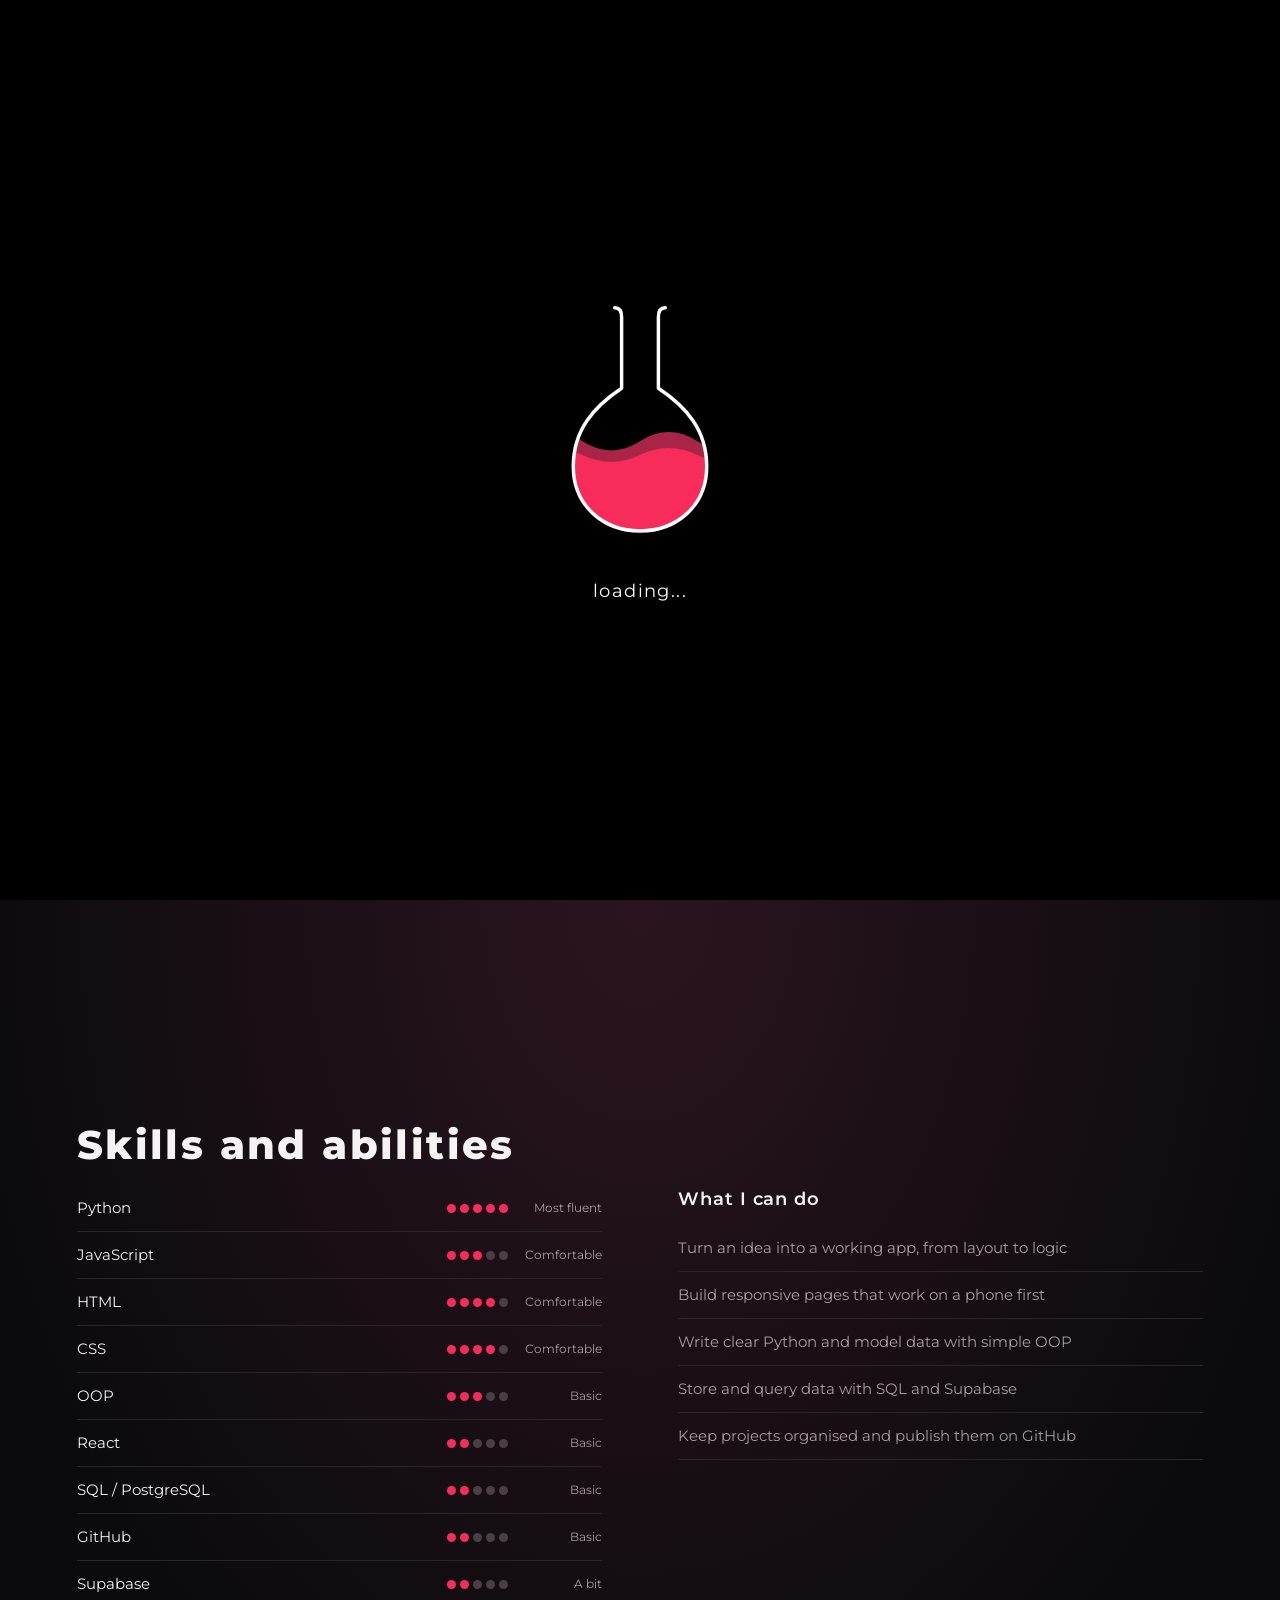
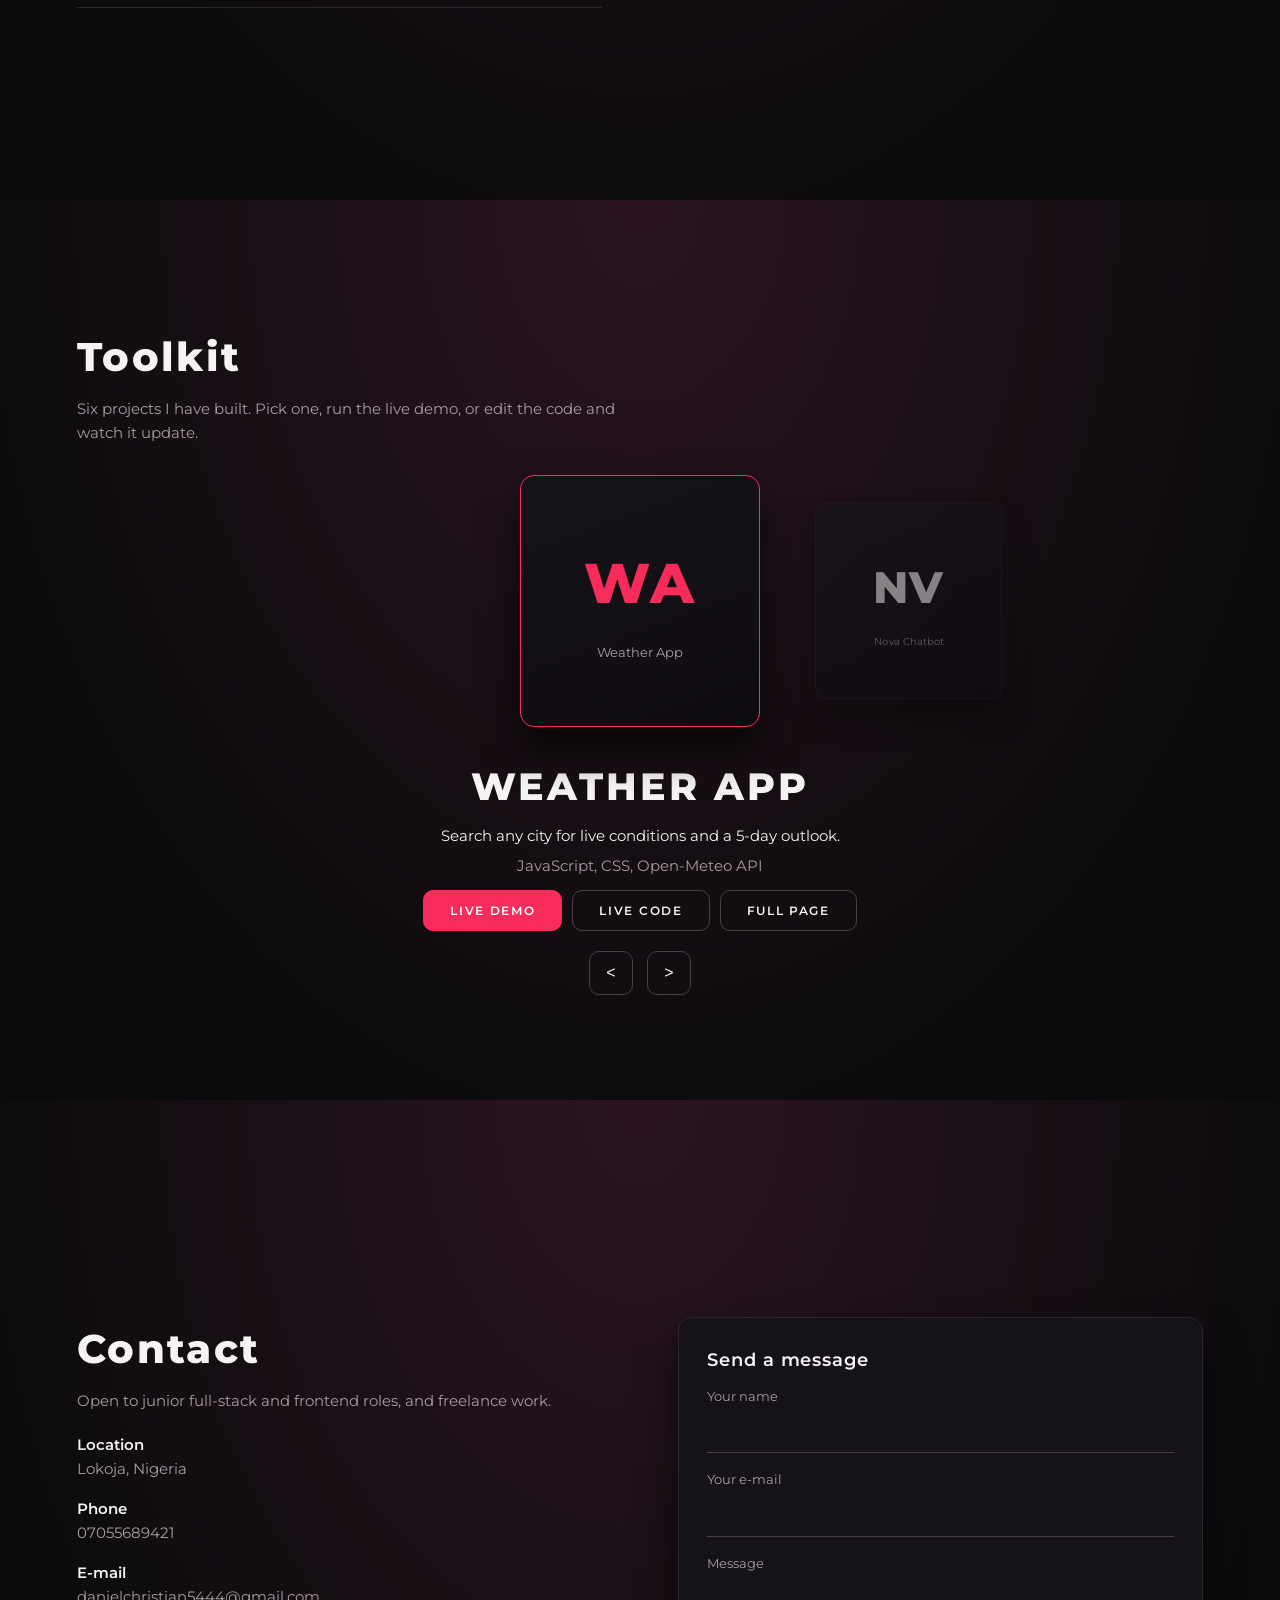
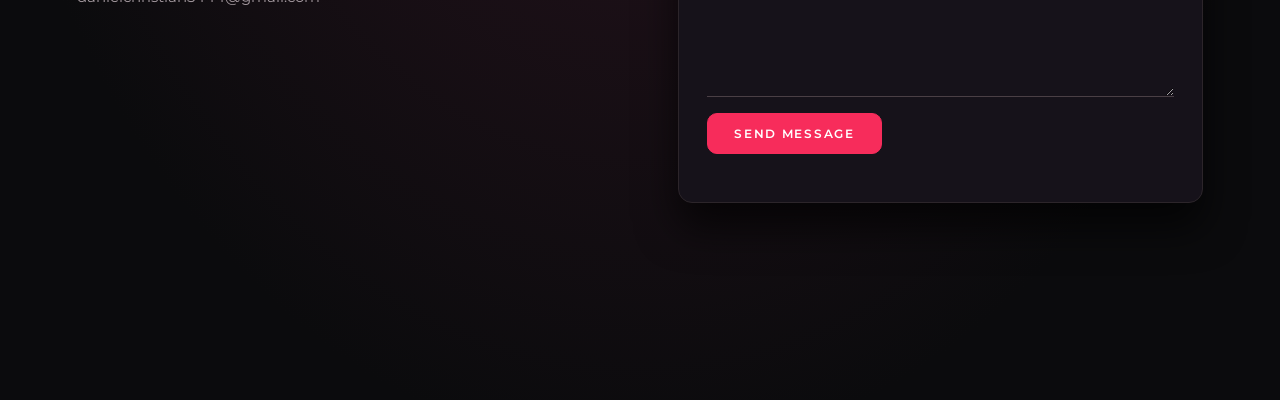
<file: index.html>
<!DOCTYPE html><html lang="en" data-theme="dark"><head><meta charset="utf-8"><meta name="viewport" content="width=device-width,initial-scale=1,viewport-fit=cover">
<title>Loki | Portfolio</title><meta name="description" content="Loki, a junior full-stack developer based in Lokoja, Nigeria.">
<script>try{document.documentElement.dataset.theme=localStorage.theme||'dark'}catch(e){}</script>
<link rel="preconnect" href="https://fonts.googleapis.com"><link href="https://fonts.googleapis.com/css2?family=Montserrat:wght@300;400;600;800&display=swap" rel="stylesheet"><link rel="stylesheet" href="style.css"></head><body>
<div id="boot" role="status" aria-label="Loading">
 <svg viewBox="0 0 200 230" aria-hidden="true">
  <defs><clipPath id="fl"><path d="M84 20V82C60 98 42 118 42 150C42 184 68 206 100 206C132 206 158 184 158 150C158 118 140 98 116 82V20Z"/></clipPath></defs>
  <g clip-path="url(#fl)"><g class="w2"><path d="M0 128Q25 112 50 128T100 128T150 128T200 128T250 128T300 128V230H0Z" fill="#a82547"/></g><g class="w1"><path d="M0 140Q25 128 50 140T100 140T150 140T200 140T250 140T300 140V230H0Z" fill="#f72c5b"/></g></g>
  <circle class="bb b1" cx="88" cy="122" r="3"/><circle class="bb b2" cx="104" cy="124" r="2"/><circle class="bb b3" cx="96" cy="120" r="3.5"/>
  <path d="M78 12Q84 12 84 20V82C60 98 42 118 42 150C42 184 68 206 100 206C132 206 158 184 158 150C158 118 140 98 116 82V20Q116 12 122 12" fill="none" stroke="#fff" stroke-width="3" stroke-linecap="round" stroke-linejoin="round"/>
 </svg><p>loading<span class="ld"><i>.</i><i>.</i><i>.</i></span></p></div>
<nav><a class="logo" href="#top">LO<br>KI</a><div><a href="#skills">Skills</a><a href="#projects">Projects</a><a href="#contact">Contact</a>
 <button id="theme" class="tg" type="button" aria-label="Switch between light and dark mode"><svg viewBox="0 0 24 24" width="18" height="18" aria-hidden="true"><circle cx="12" cy="12" r="9" fill="none" stroke="currentColor" stroke-width="2"/><path d="M12 3a9 9 0 0 1 0 18z" fill="currentColor"/></svg></button></div></nav>
<section class="hero" id="top">
 <small>I AM</small><h1>LOKI</h1><p>A junior full-stack developer<br>from Lokoja, Nigeria</p>
 <div class="side"><a href="https://github.com/danielchristian5444-debug">GitHub</a><a href="https://www.linkedin.com/in/christian-daniel-s-589b2336a">LinkedIn</a><a href="mailto:danielchristian5444@gmail.com">Email</a></div>
 <a class="scroll" href="#skills">Scroll</a>
</section>
<section id="skills"><h2>Skills and abilities</h2>
 <div class="two"><ul id="skillList" class="skills"></ul>
 <div><h3>What I can do</h3><ul class="abil">
  <li>Turn an idea into a working app, from layout to logic</li>
  <li>Build responsive pages that work on a phone first</li>
  <li>Write clear Python and model data with simple OOP</li>
  <li>Store and query data with SQL and Supabase</li>
  <li>Keep projects organised and publish them on GitHub</li></ul></div></div>
</section>
<section id="projects"><h2>Toolkit</h2><p class="sub">Six projects I have built. Pick one, run the live demo, or edit the code and watch it update.</p>
 <div id="stage" class="stage"></div>
 <div class="info"><h3 id="pName"></h3><p id="pDesc"></p><p id="pTags" class="sub"></p>
  <div class="acts"><button id="bDemo" class="btn pri" type="button">Live demo</button><button id="bCode" class="btn" type="button">Live code</button><a id="pLink" class="btn" href="#" target="_blank" rel="noopener">Full page</a></div></div>
 <div class="nav2"><button id="prev" aria-label="Previous project">&lt;</button><button id="next" aria-label="Next project">&gt;</button></div>
 <div id="wb" class="wb" data-tab="demo" hidden>
  <div class="wbh"><strong id="wbT"></strong>
   <div class="tabs" role="tablist"><button id="tDemo" role="tab" aria-selected="true" type="button">Demo</button><button id="tCode" role="tab" aria-selected="false" type="button">Code</button></div>
   <div class="wbact"><button id="wbReset" type="button">Reset</button><button id="wbCopy" type="button">Copy code</button><button id="wbClose" type="button" aria-label="Close">&times;</button></div></div>
  <div class="wbb"><textarea id="ed" spellcheck="false" aria-label="Project source code"></textarea><iframe id="fr" title="Project preview"></iframe></div>
 </div>
</section>
<section id="contact"><div class="two">
 <div><h2>Contact</h2><p class="sub">Open to junior full-stack and frontend roles, and freelance work.</p>
  <dl><dt>Location</dt><dd>Lokoja, Nigeria</dd><dt>Phone</dt><dd>07055689421</dd><dt>E-mail</dt><dd>danielchristian5444@gmail.com</dd></dl></div>
 <form id="cf" class="panel"><h3>Send a message</h3>
  <label>Your name<input name="name" required></label><label>Your e-mail<input name="email" type="email" required></label>
  <label>Message<textarea name="message" rows="4" required></textarea></label>
  <button class="btn pri" type="submit">Send message</button><p id="formStatus" role="status" class="sub"></p></form>
</div></section>
<script src="sources.js"></script><script src="main.js"></script></body></html>
</file>
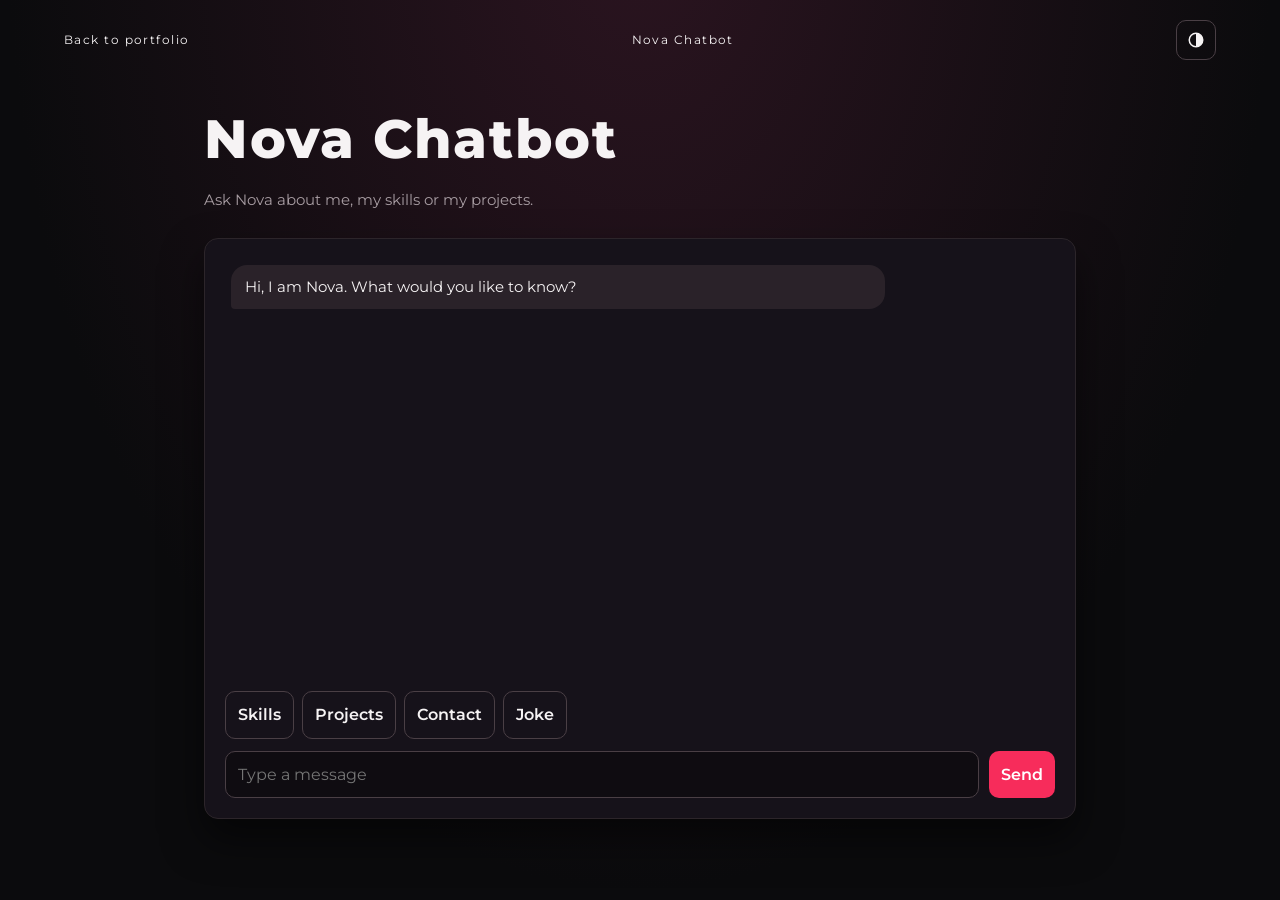
<file: chatbot.html>
<!DOCTYPE html><html lang="en"><head><meta charset="utf-8"><meta name="viewport" content="width=device-width,initial-scale=1"><title>Nova Chatbot | Loki</title>
<link href="https://fonts.googleapis.com/css2?family=Montserrat:wght@300;400;600;800&display=swap" rel="stylesheet"><link rel="stylesheet" href="shared.css"><script src="shared.js"></script><style>#log{height:380px;overflow:auto;display:flex;flex-direction:column;gap:10px;padding:6px}.m{max-width:80%;padding:10px 14px;border-radius:16px;animation:in .25s}.bot{background:var(--bubble);border-bottom-left-radius:4px}.me{background:var(--accent);color:#fff;align-self:flex-end;border-bottom-right-radius:4px}.dots span{display:inline-block;width:6px;height:6px;margin:0 2px;border-radius:50%;background:var(--mute);animation:b 1s infinite}.dots span:nth-child(2){animation-delay:.15s}.dots span:nth-child(3){animation-delay:.3s}@keyframes b{50%{transform:translateY(-4px)}}@keyframes in{from{opacity:0;transform:translateY(6px)}}.chips{display:flex;gap:8px;flex-wrap:wrap;margin:12px 0}</style></head><body>
<header class="top"><a href="index.html#projects">Back to portfolio</a><span>Nova Chatbot</span></header><main class="wrap"><h1>Nova Chatbot</h1><p class="lede">Ask Nova about me, my skills or my projects.</p>
<div class="panel"><div id="log" aria-live="polite"></div><div class="chips" id="chips"></div>
<form id="f" class="row" style="margin:0"><input id="q" placeholder="Type a message" aria-label="Message" autocomplete="off"><button>Send</button></form></div></main>
<script>
const R=[[/hello|hi\b|hey/,'Hi, I am Nova. Ask me about Loki, his projects or his skills.'],[/skill|stack|tech|language/,'Loki works in Python (his strongest), JavaScript, HTML and CSS, plus a little React, SQL and Supabase.'],[/project|built|work/,'He has built six projects: weather, this chatbot, school and library systems, a task tracker and a grade manager.'],[/contact|email|hire|reach/,'Email danielchristian5444@gmail.com or use the form on the portfolio.'],[/where|location|from|live/,'Loki is based in Lokoja, Nigeria.'],[/time/,()=>'It is '+new Date().toLocaleTimeString()+' for you.'],[/joke/,'Why do programmers like dark mode? Light attracts bugs.'],[/thank/,'Any time.']];
const add=(t,c)=>{const d=document.createElement('div');d.className='m '+c;d.innerHTML=t;log.append(d);log.scrollTop=1e9;return d};
function say(t){add(t.replace(/</g,'&lt;'),'me');const d=add('<span class="dots"><span></span><span></span><span></span></span>','bot');
setTimeout(()=>{const r=R.find(([k])=>k.test(t.toLowerCase()));const a=r?(typeof r[1]=='function'?r[1]():r[1]):'I am a small bot, so try: skills, projects, contact or joke.';d.textContent=a;log.scrollTop=1e9},650)}
['Skills','Projects','Contact','Joke'].forEach(c=>{const b=document.createElement('button');b.className='ghost';b.textContent=c;b.onclick=()=>say(c);chips.append(b)});
f.onsubmit=e=>{e.preventDefault();if(q.value.trim())say(q.value.trim());q.value=''};add('Hi, I am Nova. What would you like to know?','bot');
</script></body></html>
</file>
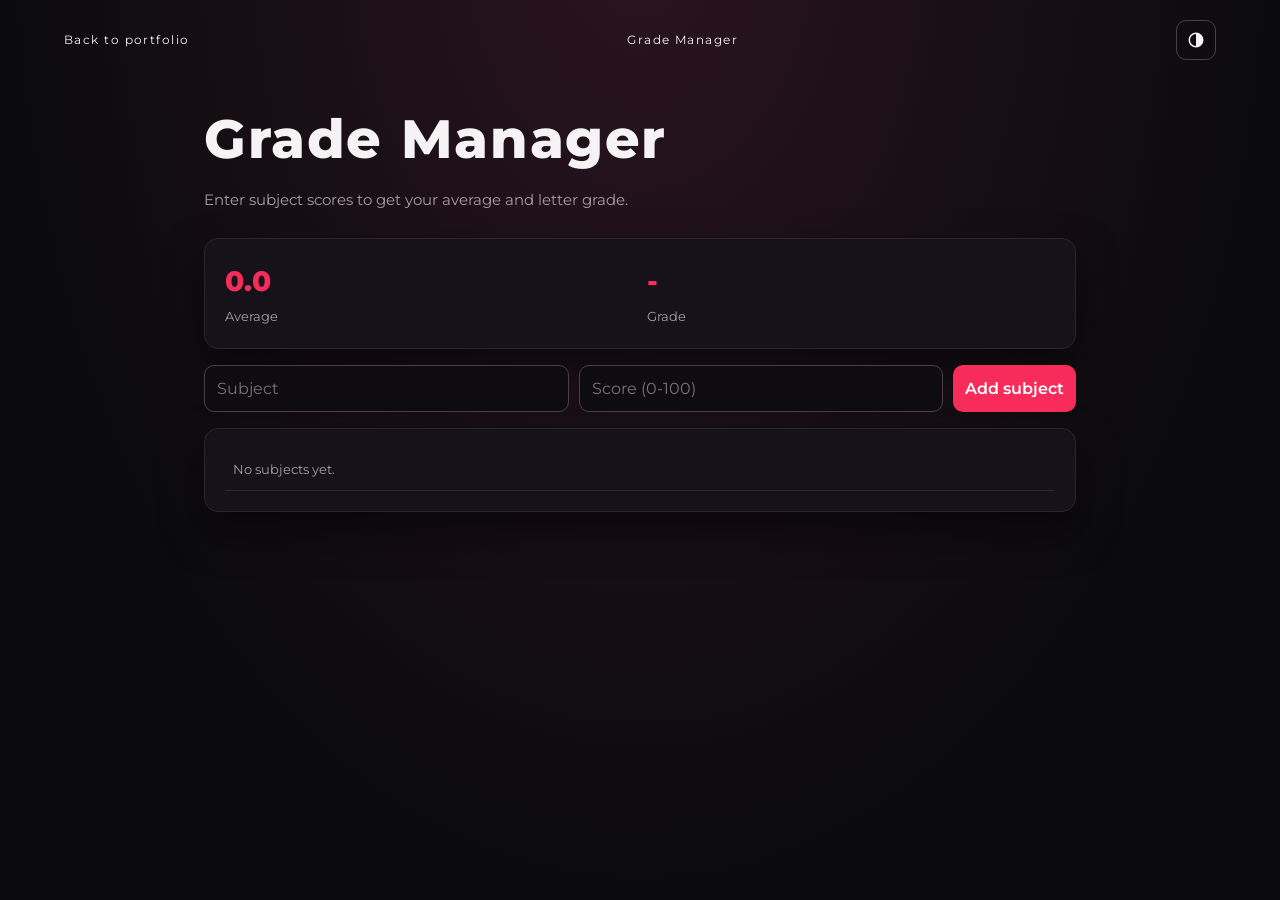
<file: grades.html>
<!DOCTYPE html><html lang="en"><head><meta charset="utf-8"><meta name="viewport" content="width=device-width,initial-scale=1"><title>Grade Manager | Loki</title>
<link href="https://fonts.googleapis.com/css2?family=Montserrat:wght@300;400;600;800&display=swap" rel="stylesheet"><link rel="stylesheet" href="shared.css"><script src="shared.js"></script></head><body>
<header class="top"><a href="index.html#projects">Back to portfolio</a><span>Grade Manager</span></header><main class="wrap"><h1>Grade Manager</h1><p class="lede">Enter subject scores to get your average and letter grade.</p>
<div class="stats panel"><div><b id="av">0</b><span>Average</span></div><div><b id="gr">-</b><span>Grade</span></div></div>
<form id="f" class="row"><input id="sub" placeholder="Subject" required><input id="sc" type="number" min="0" max="100" placeholder="Score (0-100)" required><button>Add subject</button></form>
<div class="panel"><table><tbody id="tb"></tbody></table></div></main>
<script>
let D=JSON.parse(localStorage.grades||'[]');const L=s=>s>=70?'A':s>=60?'B':s>=50?'C':s>=45?'D':s>=40?'E':'F';
function draw(){localStorage.grades=JSON.stringify(D);tb.innerHTML=D.map((d,i)=>`<tr><td>${d.s.replace(/</g,'&lt;')}</td><td>${d.c}</td><td>${L(d.c)}</td><td><button class="ghost" onclick="D.splice(${i},1);draw()">Remove</button></td></tr>`).join('')||'<tr><td class="mute">No subjects yet.</td></tr>';
const a=D.length?D.reduce((x,d)=>x+d.c,0)/D.length:0;av.textContent=a.toFixed(1);gr.textContent=D.length?L(a):'-'}
f.onsubmit=e=>{e.preventDefault();D.push({s:sub.value.trim(),c:+sc.value});f.reset();draw()};draw();
</script></body></html>
</file>
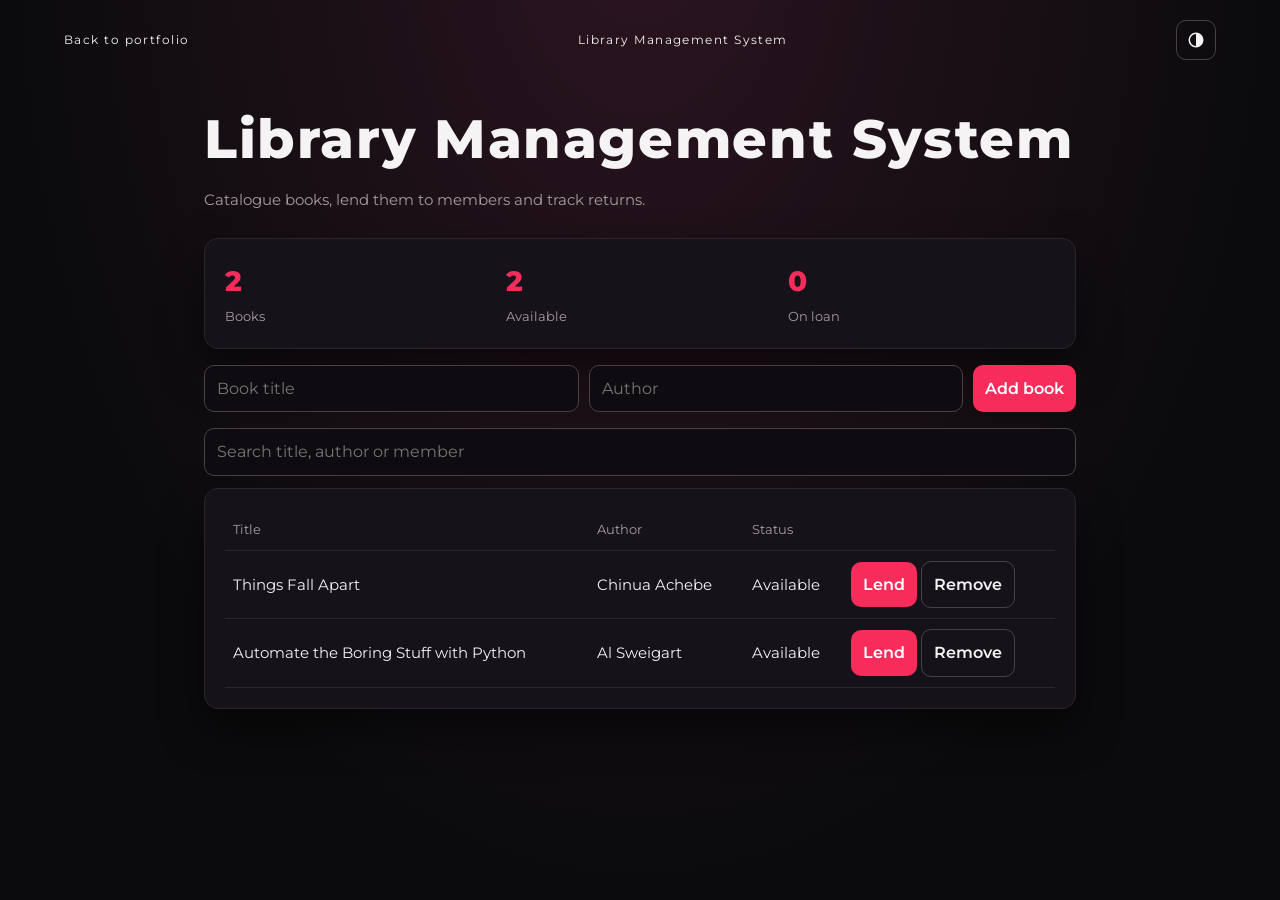
<file: library.html>
<!DOCTYPE html><html lang="en"><head><meta charset="utf-8"><meta name="viewport" content="width=device-width,initial-scale=1"><title>Library Management System | Loki</title>
<link href="https://fonts.googleapis.com/css2?family=Montserrat:wght@300;400;600;800&display=swap" rel="stylesheet"><link rel="stylesheet" href="shared.css"><script src="shared.js"></script></head><body>
<header class="top"><a href="index.html#projects">Back to portfolio</a><span>Library Management System</span></header><main class="wrap"><h1>Library Management System</h1><p class="lede">Catalogue books, lend them to members and track returns.</p>
<div class="stats panel"><div><b id="t">0</b><span>Books</span></div><div><b id="a">0</b><span>Available</span></div><div><b id="o">0</b><span>On loan</span></div></div>
<form id="f" class="row"><input id="ti" placeholder="Book title" required><input id="au" placeholder="Author" required><button>Add book</button></form>
<input id="s" placeholder="Search title, author or member" aria-label="Search" style="width:100%;margin-bottom:12px">
<div class="panel scroll-x"><table><thead><tr><th>Title</th><th>Author</th><th>Status</th><th></th></tr></thead><tbody id="tb"></tbody></table></div></main>
<script>
let D=JSON.parse(localStorage.library||'null')||[{ti:'Things Fall Apart',au:'Chinua Achebe',by:''},{ti:'Automate the Boring Stuff with Python',au:'Al Sweigart',by:''}];
const esc=x=>x.replace(/</g,'&lt;');
function draw(){localStorage.library=JSON.stringify(D);const k=s.value.toLowerCase();
tb.innerHTML=D.map((d,i)=>[d,i]).filter(([d])=>(d.ti+d.au+d.by).toLowerCase().includes(k)).map(([d,i])=>`<tr><td>${esc(d.ti)}</td><td>${esc(d.au)}</td><td>${d.by?'Borrowed by '+esc(d.by):'Available'}</td><td>${d.by?`<button onclick="D[${i}].by='';draw()">Return</button>`:`<button onclick="lend(${i})">Lend</button>`} <button class="ghost" onclick="D.splice(${i},1);draw()">Remove</button></td></tr>`).join('')||'<tr><td colspan=4 class="mute">No books found.</td></tr>';
t.textContent=D.length;o.textContent=D.filter(d=>d.by).length;a.textContent=D.length-o.textContent}
function lend(i){const m=prompt('Member name');if(m&&m.trim()){D[i].by=m.trim();draw()}}
f.onsubmit=e=>{e.preventDefault();D.push({ti:ti.value.trim(),au:au.value.trim(),by:''});f.reset();draw()};s.oninput=draw;draw();
</script></body></html>
</file>
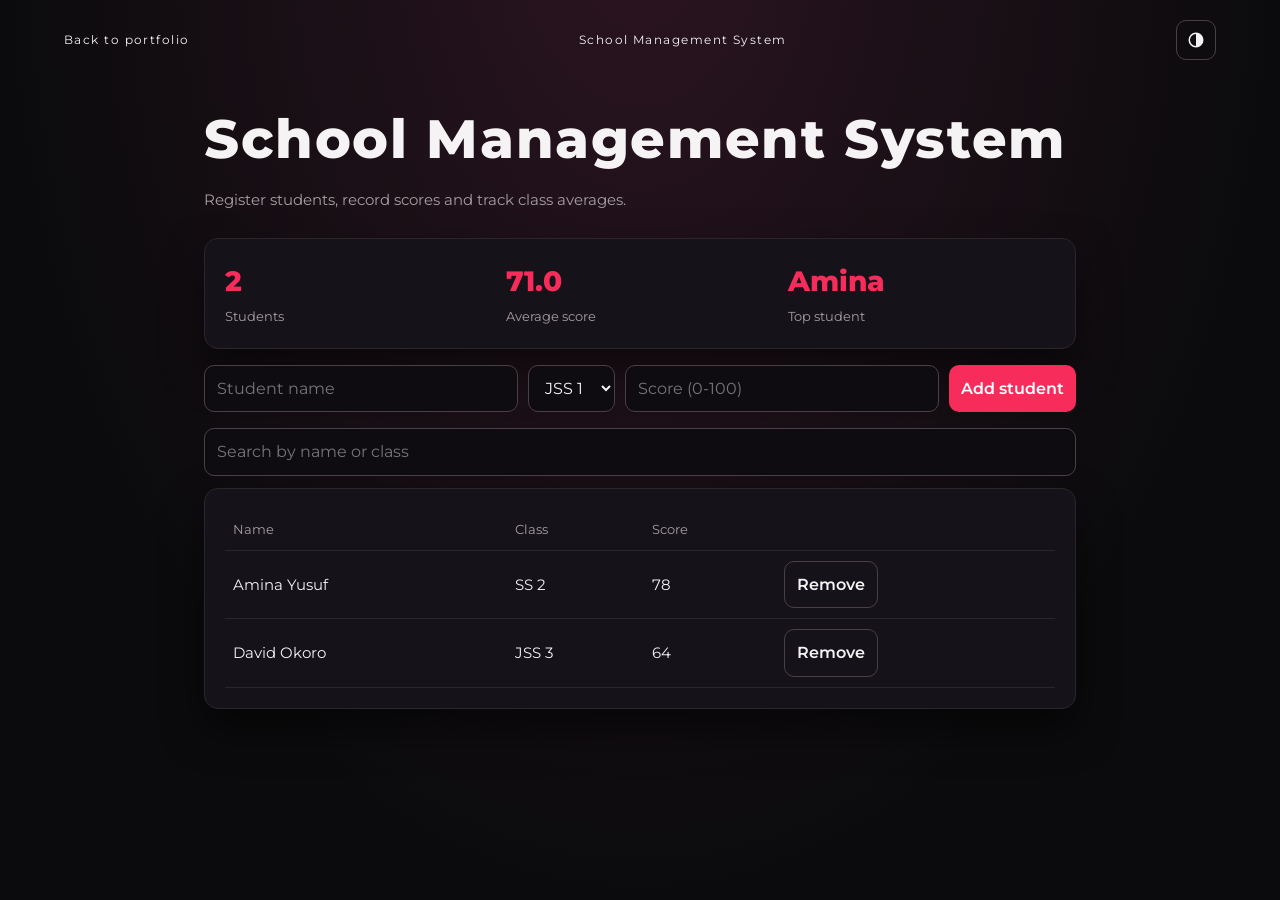
<file: school.html>
<!DOCTYPE html><html lang="en"><head><meta charset="utf-8"><meta name="viewport" content="width=device-width,initial-scale=1"><title>School Management System | Loki</title>
<link href="https://fonts.googleapis.com/css2?family=Montserrat:wght@300;400;600;800&display=swap" rel="stylesheet"><link rel="stylesheet" href="shared.css"><script src="shared.js"></script></head><body>
<header class="top"><a href="index.html#projects">Back to portfolio</a><span>School Management System</span></header><main class="wrap"><h1>School Management System</h1><p class="lede">Register students, record scores and track class averages.</p>
<div class="stats panel"><div><b id="n">0</b><span>Students</span></div><div><b id="avg">0</b><span>Average score</span></div><div><b id="tp">-</b><span>Top student</span></div></div>
<form id="f" class="row"><input id="nm" placeholder="Student name" required><select id="cls" aria-label="Class"><option>JSS 1</option><option>JSS 2</option><option>JSS 3</option><option>SS 1</option><option>SS 2</option><option>SS 3</option></select><input id="sc" type="number" min="0" max="100" placeholder="Score (0-100)" required><button>Add student</button></form>
<input id="s" placeholder="Search by name or class" aria-label="Search" style="width:100%;margin-bottom:12px">
<div class="panel scroll-x"><table><thead><tr><th>Name</th><th>Class</th><th>Score</th><th></th></tr></thead><tbody id="tb"></tbody></table></div></main>
<script>
let D=JSON.parse(localStorage.school||'null')||[{name:'Amina Yusuf',cls:'SS 2',sc:78},{name:'David Okoro',cls:'JSS 3',sc:64}];
function draw(){localStorage.school=JSON.stringify(D);const k=s.value.toLowerCase();
tb.innerHTML=D.map((d,i)=>[d,i]).filter(([d])=>(d.name+d.cls).toLowerCase().includes(k)).map(([d,i])=>`<tr><td>${d.name.replace(/</g,'&lt;')}</td><td>${d.cls}</td><td>${d.sc}</td><td><button class="ghost" onclick="D.splice(${i},1);draw()">Remove</button></td></tr>`).join('')||'<tr><td colspan=4 class="mute">No students yet. Add one above.</td></tr>';
n.textContent=D.length;avg.textContent=D.length?(D.reduce((a,d)=>a+d.sc,0)/D.length).toFixed(1):0;tp.textContent=D.length?D.reduce((a,d)=>d.sc>a.sc?d:a).name.split(' ')[0]:'-'}
f.onsubmit=e=>{e.preventDefault();D.push({name:nm.value.trim(),cls:cls.value,sc:+sc.value});f.reset();draw()};s.oninput=draw;draw();
</script></body></html>
</file>
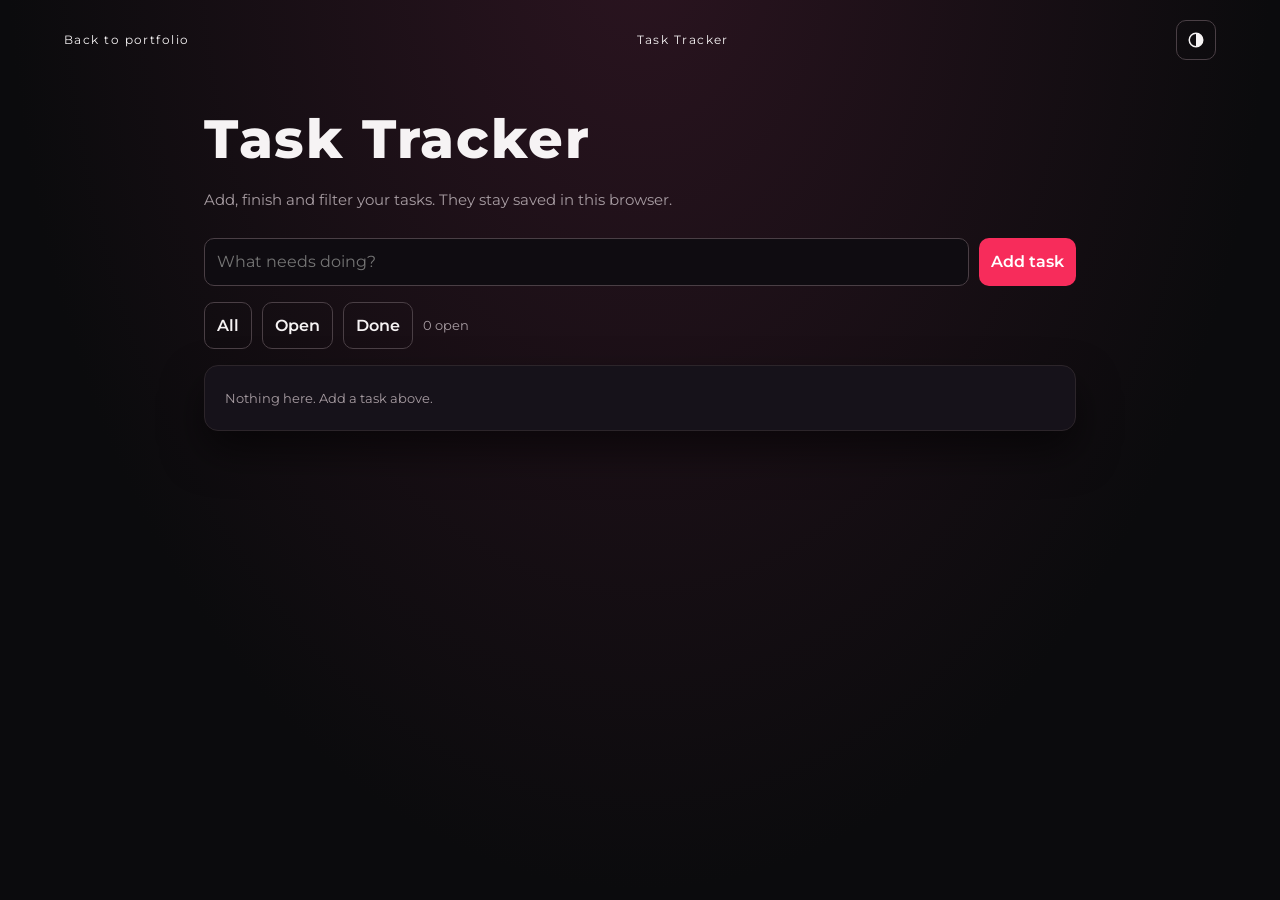
<file: tasks.html>
<!DOCTYPE html><html lang="en"><head><meta charset="utf-8"><meta name="viewport" content="width=device-width,initial-scale=1"><title>Task Tracker | Loki</title>
<link href="https://fonts.googleapis.com/css2?family=Montserrat:wght@300;400;600;800&display=swap" rel="stylesheet"><link rel="stylesheet" href="shared.css"><script src="shared.js"></script></head><body>
<header class="top"><a href="index.html#projects">Back to portfolio</a><span>Task Tracker</span></header><main class="wrap"><h1>Task Tracker</h1><p class="lede">Add, finish and filter your tasks. They stay saved in this browser.</p>
<form id="f" class="row"><input id="x" placeholder="What needs doing?" required><button>Add task</button></form>
<div class="row"><button class="ghost" data-f="all">All</button><button class="ghost" data-f="open">Open</button><button class="ghost" data-f="done">Done</button><span class="mute" id="c" style="align-self:center"></span></div>
<div class="panel"><div id="l"></div></div></main>
<script>
let D=JSON.parse(localStorage.tasks||'[]'),F='all';
function draw(){localStorage.tasks=JSON.stringify(D);const v=D.map((d,i)=>[d,i]).filter(([d])=>F=='all'||(F=='done')==d.done);
l.innerHTML=v.map(([d,i])=>`<label style="display:flex;gap:12px;align-items:center;padding:10px 0;border-bottom:1px solid var(--line)"><input type="checkbox" ${d.done?'checked':''} onchange="D[${i}].done=this.checked;draw()"><span style="flex:1;${d.done?'text-decoration:line-through;color:var(--mute)':''}">${d.t.replace(/</g,'&lt;')}</span><button type="button" class="ghost" onclick="D.splice(${i},1);draw()">Delete</button></label>`).join('')||'<span class="mute">Nothing here. Add a task above.</span>';
c.textContent=D.filter(d=>!d.done).length+' open'}
f.onsubmit=e=>{e.preventDefault();D.unshift({t:x.value.trim(),done:false});f.reset();draw()};document.querySelectorAll('[data-f]').forEach(b=>b.onclick=()=>{F=b.dataset.f;draw()});draw();
</script></body></html>
</file>
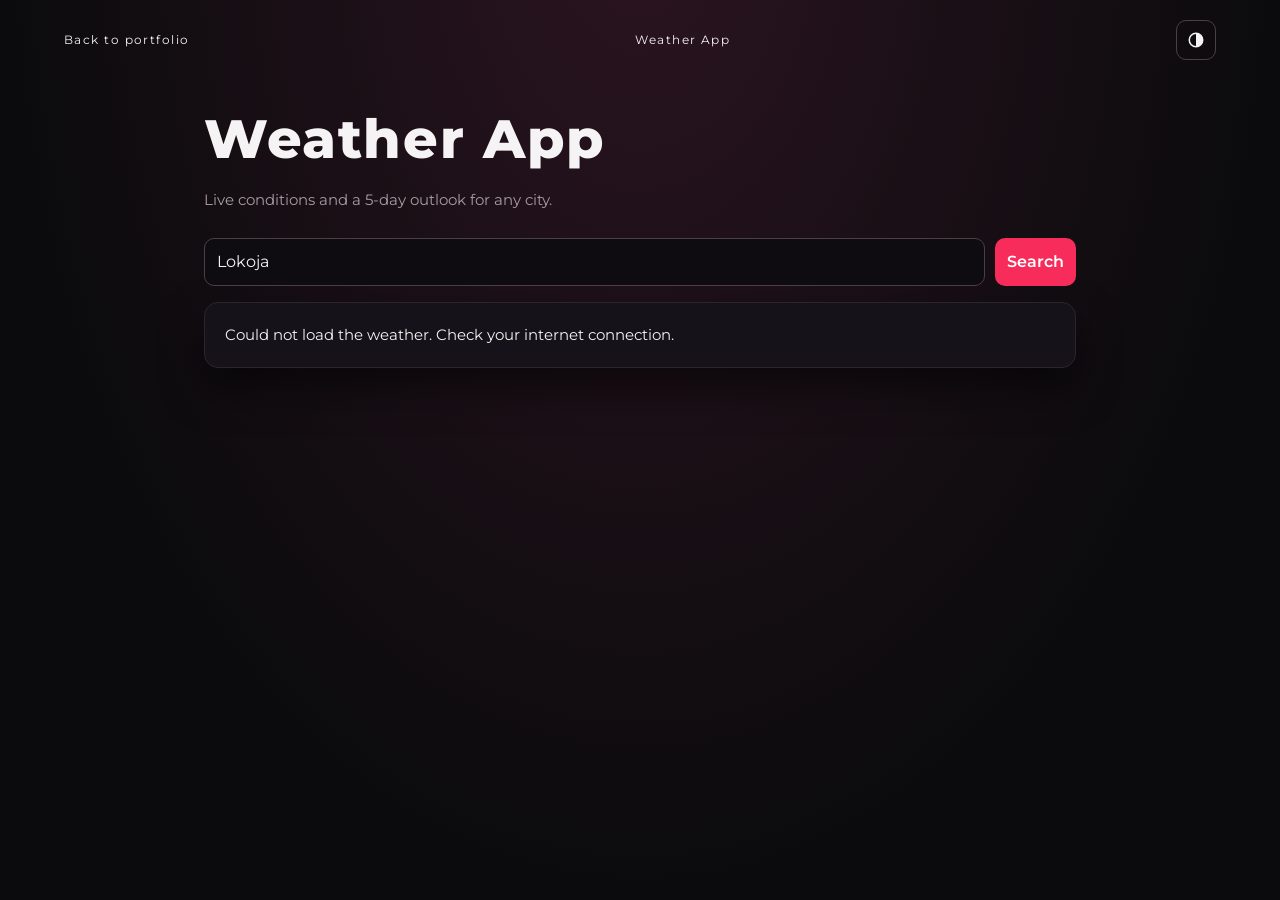
<file: weather.html>
<!DOCTYPE html><html lang="en"><head><meta charset="utf-8"><meta name="viewport" content="width=device-width,initial-scale=1"><title>Weather App | Loki</title>
<link href="https://fonts.googleapis.com/css2?family=Montserrat:wght@300;400;600;800&display=swap" rel="stylesheet"><link rel="stylesheet" href="shared.css"><script src="shared.js"></script></head><body>
<header class="top"><a href="index.html#projects">Back to portfolio</a><span>Weather App</span></header><main class="wrap"><h1>Weather App</h1><p class="lede">Live conditions and a 5-day outlook for any city.</p>
<form id="f" class="row"><input id="q" value="Lokoja" aria-label="City" required><button>Search</button></form>
<div id="out" class="panel">Loading...</div></main>
<script>
const W=c=>c==0?'Clear sky':c<4?'Partly cloudy':c<50?'Fog':c<68?'Rain':c<78?'Snow':c<83?'Showers':'Thunderstorm';
async function load(city){out.textContent='Loading...';try{
const g=await(await fetch('https://geocoding-api.open-meteo.com/v1/search?count=1&name='+encodeURIComponent(city))).json();
if(!g.results)return out.textContent='City not found. Check the spelling and try again.';
const p=g.results[0],w=await(await fetch(`https://api.open-meteo.com/v1/forecast?latitude=${p.latitude}&longitude=${p.longitude}&current=temperature_2m,relative_humidity_2m,wind_speed_10m,weather_code&daily=weather_code,temperature_2m_max,temperature_2m_min&timezone=auto`)).json(),c=w.current,d=w.daily;
out.innerHTML=`<div class="mute">${p.name}, ${p.country||''}</div><div style="font-size:68px;font-weight:800;line-height:1.1">${Math.round(c.temperature_2m)}°C</div><div>${W(c.weather_code)} · Humidity ${c.relative_humidity_2m}% · Wind ${c.wind_speed_10m} km/h</div>
<div class="stats" style="margin:22px 0 0">${d.time.slice(0,5).map((t,i)=>`<div class="panel" style="padding:12px"><span>${new Date(t).toLocaleDateString('en',{weekday:'short'})}</span><b style="font-size:20px">${Math.round(d.temperature_2m_max[i])}° <small class="mute">${Math.round(d.temperature_2m_min[i])}°</small></b><span>${W(d.weather_code[i])}</span></div>`).join('')}</div>`
}catch{out.textContent='Could not load the weather. Check your internet connection.'}}
f.onsubmit=e=>{e.preventDefault();load(q.value)};load('Lokoja');
</script></body></html>
</file>
<file: style.css>
:root,[data-theme=dark]{--bg:#0b0b0d;--glow:#2b1420;--ink:#f6f3f4;--mute:#a79ca2;--line:#2c252a;--line2:#4a3f45;--card:#16121a;--field:#0f0c11;--accent:#f72c5b;--sh:0 24px 40px #000a;--r:10px;--cw:clamp(150px,22vw,240px)}
[data-theme=light]{--bg:#fff;--glow:#ffe1e9;--ink:#151115;--mute:#6d6167;--line:#eadde2;--line2:#d6c3cb;--card:#fff;--field:#f8f1f4;--accent:#e0194a;--sh:0 18px 36px #3a102022}
*{box-sizing:border-box}html{scroll-behavior:smooth;scroll-snap-type:y proximity}
body{margin:0;background:var(--bg);color:var(--ink);font:400 15px/1.6 Montserrat,system-ui,sans-serif}
section{min-height:100vh;min-height:100svh;scroll-snap-align:start;position:relative;display:flex;flex-direction:column;justify-content:center;padding:100px max(6vw,calc((100vw - 1180px)/2)) 80px;background:radial-gradient(ellipse at 50% 0,var(--glow),var(--bg) 75%)}
h2{font-size:clamp(26px,4vw,40px);font-weight:800;letter-spacing:.06em;margin:0 0 8px}h3{font-weight:600;letter-spacing:.05em;margin:0 0 12px}
.sub{color:var(--mute);margin:0 0 20px;max-width:55ch}
nav{position:fixed;inset:0 0 auto;display:flex;justify-content:space-between;align-items:center;padding:max(14px,env(safe-area-inset-top)) max(5vw,env(safe-area-inset-left)) 14px;z-index:5;background:color-mix(in srgb,var(--bg) 72%,transparent);backdrop-filter:blur(10px)}
nav div{display:flex;align-items:center}
.logo{font-weight:800;line-height:1.05;letter-spacing:.14em;color:var(--ink);text-decoration:none}
nav div a{margin-left:26px;font-size:12px;letter-spacing:.12em;text-decoration:none;color:var(--ink)}nav div a:hover{color:var(--accent)}
.tg{margin-left:22px;width:40px;height:40px;display:grid;place-items:center;background:none;border:1px solid var(--line2);border-radius:var(--r);color:var(--ink);cursor:pointer}.tg:hover{border-color:var(--accent);color:var(--accent)}
.hero{align-items:center;text-align:center}.hero small{letter-spacing:.35em;color:var(--accent);font-size:12px;font-weight:600}
.hero h1{margin:.05em 0;font-size:clamp(56px,min(14vw,26svh),160px);font-weight:800;line-height:1;letter-spacing:.04em;text-shadow:0 10px 24px #0006}
[data-theme=light] .hero h1{text-shadow:none}
.hero p{color:var(--mute);letter-spacing:.2em;font-size:12px;text-transform:uppercase}
.side{position:absolute;left:5vw;bottom:34px;display:flex;flex-direction:column;gap:10px;font-size:12px}
.side a,.scroll{color:var(--mute);text-decoration:none}.side a:hover,.scroll:hover{color:var(--accent)}
.scroll{position:absolute;right:4vw;bottom:34px;writing-mode:vertical-rl;font-size:11px;letter-spacing:.2em}
.two{display:grid;grid-template-columns:1fr 1fr;gap:6vw;align-items:start}
.skills,.abil{list-style:none;padding:0;margin:0}
.skills li{display:grid;grid-template-columns:1fr auto auto;gap:14px;align-items:center;padding:11px 0;border-bottom:1px solid var(--line)}
.skills em{font-style:normal;color:var(--mute);font-size:12px;min-width:80px;text-align:right}
.dots i{display:inline-block;width:9px;height:9px;border-radius:50%;background:var(--line2);margin-left:4px}.dots i.on{background:var(--accent)}
.abil li{padding:11px 0;border-bottom:1px solid var(--line);color:var(--mute)}
.stage{position:relative;height:calc(var(--cw)*1.05 + 20px);margin:10px 0;touch-action:pan-y;user-select:none}
.card{position:absolute;left:50%;top:0;width:var(--cw);height:calc(var(--cw)*1.05);border-radius:14px;border:1px solid var(--line);background:linear-gradient(160deg,var(--card),var(--field));color:var(--ink);cursor:pointer;display:flex;flex-direction:column;align-items:center;justify-content:center;gap:14px;font:inherit;transition:transform .45s,opacity .45s;box-shadow:var(--sh)}
.card b{font-size:clamp(36px,6vw,56px);font-weight:800;letter-spacing:.04em}.card span{font-size:13px;color:var(--mute);text-align:center;padding:0 12px}
.card[aria-current=true]{border-color:var(--accent)}.card[aria-current=true] b{color:var(--accent)}
.info{text-align:center;display:flex;flex-direction:column;align-items:center}.info h3{font-size:clamp(24px,4vw,38px);font-weight:800;letter-spacing:.08em;text-transform:uppercase;margin:0 0 6px}
.info p{max-width:60ch;margin:0 0 6px}.acts{display:flex;gap:10px;flex-wrap:wrap;justify-content:center;margin-top:6px}
.btn{display:inline-block;background:none;color:var(--ink);border:1px solid var(--line2);border-radius:var(--r);padding:12px 26px;font:600 12px Montserrat,sans-serif;letter-spacing:.14em;text-transform:uppercase;text-decoration:none;cursor:pointer}.btn:hover{border-color:var(--accent);color:var(--accent)}
.btn.pri{background:var(--accent);border-color:var(--accent);color:#fff}.btn.pri:hover{opacity:.88;color:#fff}
.nav2{display:flex;justify-content:center;gap:14px;margin-top:20px}.nav2 button{width:44px;height:44px;border-radius:var(--r);background:none;border:1px solid var(--line2);color:var(--ink);cursor:pointer;font-size:16px}.nav2 button:hover{border-color:var(--accent);color:var(--accent)}
.wb{margin-top:32px;border:1px solid var(--line);border-radius:14px;background:var(--card);overflow:hidden;box-shadow:var(--sh)}.wb[hidden]{display:none}
.wbh{display:flex;gap:12px;align-items:center;flex-wrap:wrap;padding:10px 14px;border-bottom:1px solid var(--line)}.wbh strong{flex:1;min-width:140px}
.tabs{display:flex;gap:4px;background:var(--field);padding:4px;border-radius:var(--r)}.wbact{display:flex;gap:6px}
.tabs button,.wbact button{font:600 12px Montserrat,sans-serif;background:none;color:var(--mute);border:0;border-radius:8px;padding:8px 14px;cursor:pointer}
.tabs button[aria-selected=true]{background:var(--accent);color:#fff}.wbact button{border:1px solid var(--line2);color:var(--ink)}.wbact button:hover{border-color:var(--accent);color:var(--accent)}
.wbb{display:grid;height:min(72svh,640px)}.wb[data-tab=code] .wbb{grid-template-columns:1fr 1fr}.wb[data-tab=demo] #ed{display:none}
#ed{width:100%;height:100%;margin:0;resize:none;border:0;border-right:1px solid var(--line);background:#0d0b0e;color:#f3e9ee;font:13px/1.55 ui-monospace,Menlo,Consolas,monospace;padding:14px;tab-size:2;white-space:pre;overflow:auto;border-radius:0}
#fr{width:100%;height:100%;border:0;background:var(--bg)}
dl{margin:20px 0 0}dt{font-weight:600;margin-top:16px}dd{margin:0;color:var(--mute)}
.panel{background:var(--card);border:1px solid var(--line);border-radius:14px;padding:28px;box-shadow:var(--sh)}
label{display:block;color:var(--mute);font-size:13px;margin-bottom:16px}
input,textarea{display:block;width:100%;margin-top:4px;background:none;border:0;border-bottom:1px solid var(--line2);color:var(--ink);font:inherit;font-size:16px;padding:8px 0;resize:vertical}
input:focus,textarea:focus{outline:0;border-color:var(--accent)}a:focus-visible,button:focus-visible{outline:2px solid var(--accent);outline-offset:3px}
#boot{position:fixed;inset:0;z-index:99;background:#000;display:flex;flex-direction:column;align-items:center;justify-content:center;gap:18px;color:#fff;transition:opacity .5s}#boot.off{opacity:0;pointer-events:none}
#boot svg{width:min(46vw,230px);height:auto;overflow:visible}#boot p{margin:0;font-size:18px;letter-spacing:.08em}
.w1{animation:sl 2.4s linear infinite}.w2{animation:sl 3.6s linear infinite reverse}@keyframes sl{from{transform:translateX(-100px)}to{transform:translateX(0)}}
.bb{fill:#f72c5b;opacity:0;animation:rise 2.4s ease-in infinite}.b2{animation-delay:.8s}.b3{animation-delay:1.5s}@keyframes rise{0%{opacity:0;transform:translateY(0)}20%{opacity:1}100%{opacity:0;transform:translateY(-42px)}}
.ld i{font-style:normal;animation:bl 1.2s infinite}.ld i:nth-child(2){animation-delay:.2s}.ld i:nth-child(3){animation-delay:.4s}@keyframes bl{0%,100%{opacity:.2}50%{opacity:1}}
@media(max-width:1024px){.two{gap:5vw}.skills li{grid-template-columns:1fr auto}.skills em{display:none}}
@media(max-width:820px){html{scroll-snap-type:none}.two{grid-template-columns:1fr;gap:36px}section{padding:96px 6vw 70px}.skills em{display:block}.panel{padding:22px}.hero p{letter-spacing:.14em}.scroll{display:none}.side{flex-direction:row;gap:18px;left:6vw;bottom:26px}.nav2{margin-top:14px}.wb[data-tab=code] .wbb{grid-template-columns:1fr;grid-template-rows:1fr 1fr;height:min(88svh,720px)}#ed{border-right:0;border-bottom:1px solid var(--line)}}
@media(max-width:480px){nav div a{margin-left:12px;font-size:11px}.tg{margin-left:12px}.skills li{grid-template-columns:1fr auto;gap:8px}.skills em{display:none}.info h3{letter-spacing:.04em}.btn{padding:14px 20px}.wbact button{padding:8px 10px}}
@media(max-height:520px) and (orientation:landscape){section{padding-top:80px;padding-bottom:50px}.side,.scroll{display:none}}
@media(pointer:coarse){.nav2 button,.tg{width:48px;height:48px}nav div a{padding:10px 0}}
@media(min-width:1600px){body{font-size:17px}:root{--cw:260px}}
@media(prefers-reduced-motion:reduce){#boot{display:none}html{scroll-behavior:auto}.card{transition:none}}
</file>
<file: shared.css>
:root,[data-theme=dark]{--bg:#0b0b0d;--glow:#2b1420;--ink:#f6f3f4;--mute:#a79ca2;--line:#2c252a;--line2:#4a3f45;--card:#16121a;--field:#0f0c11;--bubble:#2a2229;--accent:#f72c5b;--sh:0 20px 40px #0008;--r:10px}
[data-theme=light]{--bg:#fff;--glow:#ffe1e9;--ink:#151115;--mute:#6d6167;--line:#eadde2;--line2:#d6c3cb;--card:#fff;--field:#f8f1f4;--bubble:#f3e7ec;--accent:#e0194a;--sh:0 16px 32px #3a102022}
*{box-sizing:border-box}body{margin:0;min-height:100vh;color:var(--ink);background:radial-gradient(ellipse at 50% -10%,var(--glow),var(--bg) 70%) fixed;font:400 15px/1.6 Montserrat,system-ui,sans-serif}
.top{display:flex;justify-content:space-between;align-items:center;gap:12px;padding:max(20px,env(safe-area-inset-top)) max(5vw,env(safe-area-inset-left)) 20px;font-size:12px;letter-spacing:.12em}.top a{color:var(--ink);text-decoration:none}.top a:hover{color:var(--accent)}
.tg{width:40px;height:40px;display:grid;place-items:center;background:none;border:1px solid var(--line2);border-radius:var(--r);color:var(--ink);padding:0;min-height:0}
.wrap{max-width:900px;margin:0 auto;padding:0 5vw max(60px,env(safe-area-inset-bottom))}h1{font-weight:800;font-size:clamp(30px,6vw,54px);margin:.3em 0 .1em;letter-spacing:.03em}
.lede{color:var(--mute);margin:0 0 26px}.panel{background:var(--card);border:1px solid var(--line);border-radius:14px;padding:20px;box-shadow:var(--sh)}
input,select,button{font:inherit;font-size:16px;min-height:44px;color:var(--ink);background:var(--field);border:1px solid var(--line2);border-radius:var(--r);padding:10px 12px}
button{cursor:pointer;background:var(--accent);color:#fff;font-weight:600;border:0}button.ghost{background:none;color:var(--ink);border:1px solid var(--line2)}button:hover{opacity:.88}
:focus-visible{outline:2px solid var(--accent);outline-offset:2px}.row{display:flex;gap:10px;flex-wrap:wrap;margin-bottom:16px}.row>input{flex:1;min-width:120px}
table{width:100%;border-collapse:collapse}th,td{text-align:left;padding:10px 8px;border-bottom:1px solid var(--line);white-space:nowrap}th{color:var(--mute);font-weight:400;font-size:13px}
.stats{display:flex;gap:14px;margin-bottom:16px;flex-wrap:wrap}.stats div{flex:1;min-width:110px}.stats b{display:block;font-size:28px;font-weight:800;color:var(--accent)}.stats span,.mute{color:var(--mute);font-size:13px}
.scroll-x{overflow-x:auto}#log{height:min(60svh,420px)!important}
@media(max-width:600px){.row>*{flex:1 1 100%}.stats{gap:10px}.stats b{font-size:24px}.panel{padding:14px}.row button{width:100%}}
@media(min-width:1100px){.wrap{max-width:1000px}}
</file>
